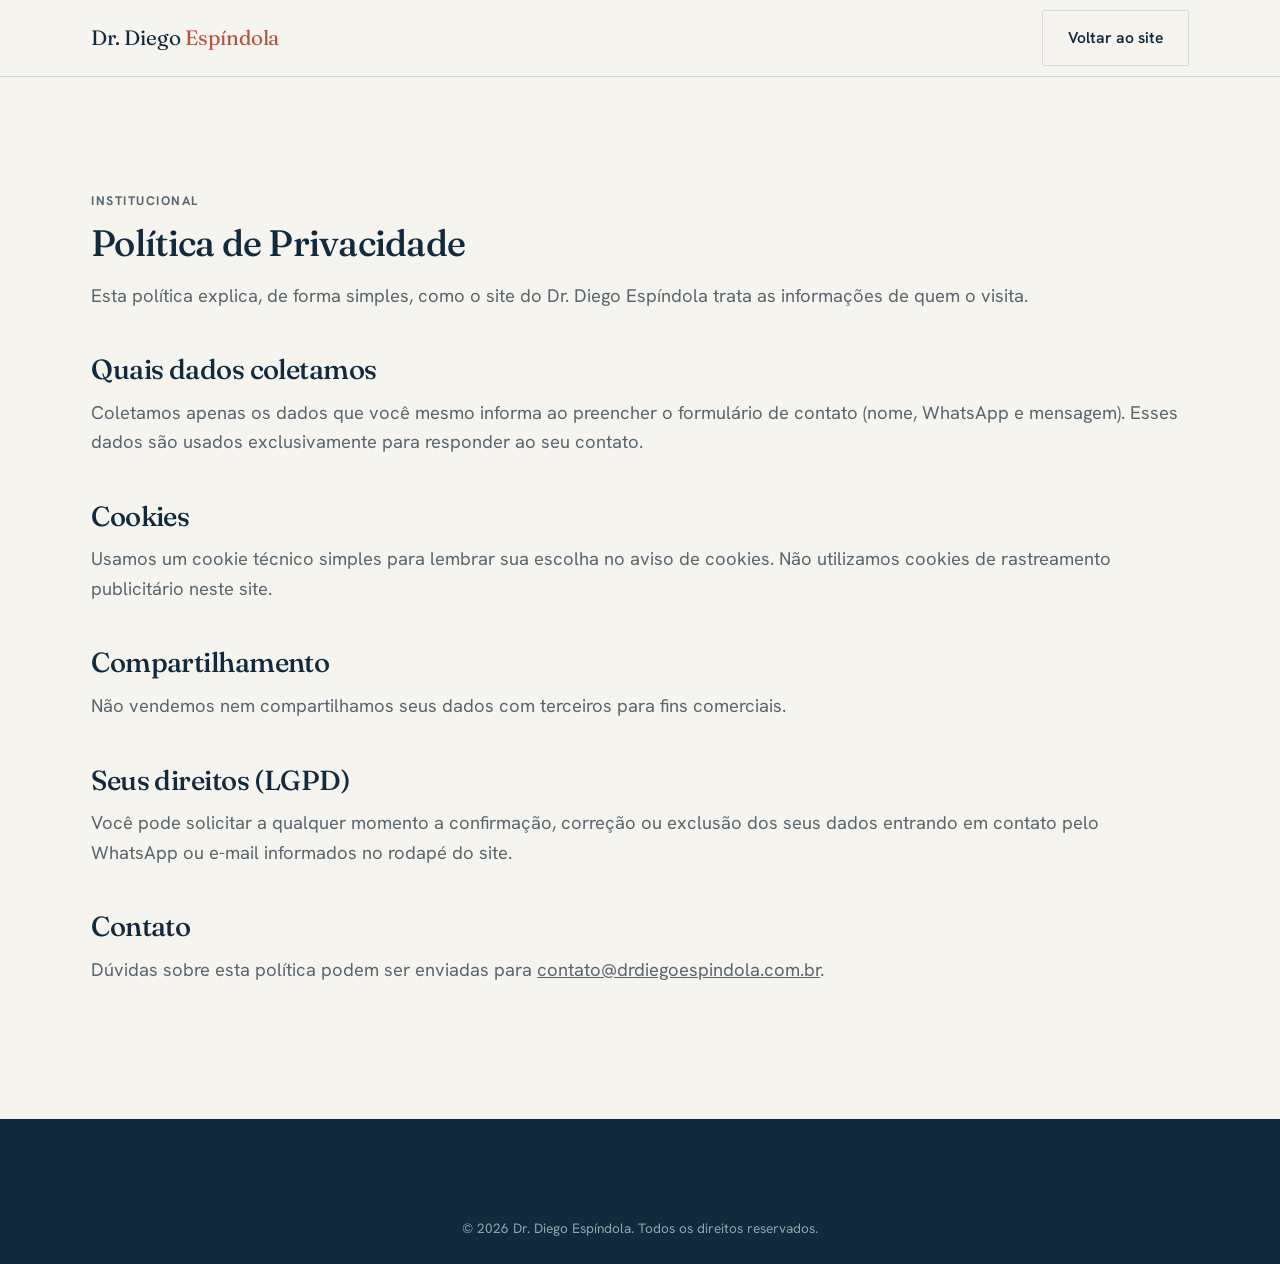
<file: politica-de-privacidade.html>
<!doctype html>
<html lang="pt-BR">
<head>
<meta charset="UTF-8">
<meta name="viewport" content="width=device-width, initial-scale=1.0">
<title>Política de Privacidade | Dr. Diego Espíndola</title>
<meta name="robots" content="noindex">
<link rel="icon" href='data:image/svg+xml,<svg xmlns="http://www.w3.org/2000/svg" viewBox="0 0 64 64"><rect width="64" height="64" rx="14" fill="%23122A3D"/><text x="50%25" y="58%25" font-size="34" font-family="Georgia,serif" fill="%23F4EFE6" text-anchor="middle">D</text></svg>'>
<link rel="preconnect" href="https://fonts.googleapis.com">
<link rel="preconnect" href="https://fonts.gstatic.com" crossorigin>
<link href="https://fonts.googleapis.com/css2?family=Fraunces:opsz,wght@9..144,400;9..144,500;9..144,600&family=Hanken+Grotesk:wght@400;500;600;700&display=swap" rel="stylesheet">
<link rel="stylesheet" href="assets/css/styles.css">
<style>
  .legal{ padding-block:var(--section-pad); }
  .legal h2{ margin-top:1.6em; }
  .legal p, .legal li{ color:var(--ink-2); }
  .legal ul{ list-style:disc; padding-left:1.4em; margin-bottom:1em; }
</style>
</head>
<body>
<header class="site-header"><div class="wrap header-inner">
  <a class="wordmark" href="index.html">Dr. Diego <span>Espíndola</span></a>
  <a class="btn btn-ghost" href="index.html">Voltar ao site</a>
</div></header>
<main class="wrap legal">
  <p class="eyebrow">Institucional</p>
  <h1>Política de Privacidade</h1>
  <p>Esta política explica, de forma simples, como o site do Dr. Diego Espíndola trata as informações
    de quem o visita. <!-- TROCAR: revisar este texto com um profissional jurídico antes de publicar --></p>

  <h2>Quais dados coletamos</h2>
  <p>Coletamos apenas os dados que você mesmo informa ao preencher o formulário de contato (nome, WhatsApp
    e mensagem). Esses dados são usados exclusivamente para responder ao seu contato.</p>

  <h2>Cookies</h2>
  <p>Usamos um cookie técnico simples para lembrar sua escolha no aviso de cookies. Não utilizamos cookies
    de rastreamento publicitário neste site.</p>

  <h2>Compartilhamento</h2>
  <p>Não vendemos nem compartilhamos seus dados com terceiros para fins comerciais.</p>

  <h2>Seus direitos (LGPD)</h2>
  <p>Você pode solicitar a qualquer momento a confirmação, correção ou exclusão dos seus dados entrando em
    contato pelo WhatsApp ou e-mail informados no rodapé do site.</p>

  <h2>Contato</h2>
  <p>Dúvidas sobre esta política podem ser enviadas para <!-- TROCAR: e-mail --><a href="mailto:contato@drdiegoespindola.com.br">contato@drdiegoespindola.com.br</a>.</p>
</main>
<footer class="site-footer">
  <p class="footer-bottom">© <span id="ano"></span> Dr. Diego Espíndola. Todos os direitos reservados.</p>
</footer>
<script>document.getElementById('ano').textContent = new Date().getFullYear();</script>
</body>
</html>
</file>
<file: assets/css/styles.css>
/* Dr. Diego Espíndola — Cirurgião Vascular · Maceió-AL */

:root{
  --paper: #F6F4EF;
  --paper-2: #EFEBE2;
  --ink: #17242E;
  --ink-2: #58666E;
  --navy: #122A3D;
  --navy-2: #1D3B52;
  --accent: #B5543A;
  --accent-2: #96432E;
  --line: rgba(23,36,46,.12);
  --white: #FCFBF8;

  --serif: 'Fraunces', Georgia, serif;
  --sans: 'Hanken Grotesk', -apple-system, sans-serif;

  --t-0: clamp(1.05rem, 1rem + .2vw, 1.15rem);
  --t-1: clamp(1.2rem, 1.1rem + .5vw, 1.4rem);
  --t-2: clamp(1.7rem, 1.4rem + 1.2vw, 2.4rem);
  --t-3: clamp(2.1rem, 1.5rem + 2vw, 3.1rem);
  --disp: clamp(2.6rem, 1.7rem + 4.2vw, 4.6rem);

  --container: 1200px;
  --pad: clamp(20px, 4vw, 64px);
  --section-pad: clamp(64px, 9vw, 140px);
}

*,*::before,*::after{ box-sizing:border-box; }
html{ scroll-behavior:smooth; overflow-x:hidden; max-width:100%; }
body{
  margin:0; background:var(--paper); color:var(--ink);
  font-family:var(--sans); font-size:var(--t-0); line-height:1.6;
  -webkit-font-smoothing:antialiased;
  overflow-x:hidden; max-width:100%; position:relative;
}
img{ display:block; max-width:100%; }
a{ color:inherit; }
h1,h2,h3,h4{ font-family:var(--serif); font-weight:500; line-height:1.08; letter-spacing:-.02em; margin:0 0 .5em; color:var(--navy); }
p{ margin:0 0 1em; }
ul{ margin:0; padding:0; list-style:none; }
.wrap{ max-width:var(--container); margin-inline:auto; padding-inline:var(--pad); }
.prose{ max-width:65ch; }

.skip-link{ position:absolute; left:-9999px; top:0; background:var(--navy); color:var(--white); padding:.75em 1.2em; z-index:200; }
.skip-link:focus{ left:1rem; top:1rem; }

:focus-visible{ outline:2px solid var(--accent); outline-offset:3px; }

/* ---------- reveal (Tier 0) ---------- */
.reveal{ opacity:1; transform:none; }
.js .reveal{ opacity:0; transform:none; }
@media (prefers-reduced-motion: reduce){
  *,*::before,*::after{ animation-duration:.01ms!important; animation-iteration-count:1!important; transition-duration:.01ms!important; scroll-behavior:auto!important; }
  .js .reveal{ opacity:1; transform:none; }
}

/* ---------- buttons ---------- */
.btn{
  display:inline-flex; align-items:center; justify-content:center; gap:.5em;
  padding:.9em 1.6em; border-radius:2px; font-weight:600; font-size:.98rem;
  text-decoration:none; border:1px solid transparent; cursor:pointer; transition:transform .25s ease, background .25s ease, color .25s ease, border-color .25s ease;
}
.btn-primary{ background:var(--accent); color:var(--white); }
.btn-primary:hover{ background:var(--accent-2); transform:translateY(-2px); }
.btn-ghost{ background:transparent; color:var(--navy); border-color:var(--line); }
.btn-ghost:hover{ border-color:var(--navy); }
.btn-outline{ background:transparent; color:var(--navy); border-color:var(--navy); }
.btn-outline:hover{ background:var(--navy); color:var(--white); }
.btn-block{ width:100%; }

.eyebrow{
  font-family:var(--sans); text-transform:uppercase; letter-spacing:.12em; font-size:.78rem;
  font-weight:700; color:var(--accent); margin-bottom:.9em;
}
.section-lede{ max-width:60ch; color:var(--ink-2); font-size:var(--t-1); }

/* ---------- header ---------- */
.site-header{
  position:sticky; top:0; z-index:80; background:rgba(246,244,239,.86); backdrop-filter:blur(10px);
  border-bottom:1px solid var(--line);
}
.header-inner{ display:flex; align-items:center; justify-content:space-between; height:76px; }
.wordmark{ font-family:var(--serif); font-size:1.3rem; color:var(--navy); text-decoration:none; letter-spacing:-.01em; }
.wordmark span{ color:var(--accent); }
.wordmark--footer{ font-size:1.5rem; margin-bottom:.4em; color:var(--white); }

.nav{ display:flex; align-items:center; }
.nav-menu{ display:flex; align-items:center; gap:clamp(1rem,2vw,2.2rem); }
.nav-link{ text-decoration:none; font-weight:600; font-size:.96rem; color:var(--ink); position:relative; padding:.3em 0; }
.nav-link::after{ content:''; position:absolute; left:0; right:100%; bottom:-2px; height:2px; background:var(--accent); transition:right .25s ease; }
.nav-link:hover::after, .nav-link.active::after{ right:0; }
.nav-cta{ background:var(--navy); color:var(--white); padding:.65em 1.3em; border-radius:2px; }
.nav-cta::after{ display:none; }
.nav-cta:hover{ background:var(--navy-2); }

.nav-toggle{ display:none; flex-direction:column; gap:5px; background:none; border:0; padding:.5em; cursor:pointer; }
.nav-toggle span{ width:24px; height:2px; background:var(--navy); display:block; }

section[id]{ scroll-margin-top:88px; }

/* ---------- hero ---------- */
.hero{ padding-top:clamp(56px,8vw,96px); padding-bottom:clamp(56px,8vw,96px); }
.hero-grid{ display:grid; grid-template-columns:1.05fr .95fr; gap:clamp(2rem,5vw,4rem); align-items:center; }
.hero-grid > *{ min-width:0; }
.hero h1{ font-size:var(--disp); margin-bottom:.4em; }
.hero-lede{ font-size:var(--t-1); color:var(--ink-2); max-width:52ch; }
.hero-actions{ display:flex; flex-wrap:wrap; gap:1rem; margin:1.6em 0 1.4em; }
.hero-crm{ font-size:.88rem; letter-spacing:.04em; color:var(--ink-2); text-transform:uppercase; }
.hero-media img{ width:100%; height:auto; aspect-ratio:4/5; object-fit:cover; border-radius:4px; }

/* ---------- trust bar ---------- */
.trust-bar{ background:var(--navy); color:var(--white); padding-block:clamp(28px,4vw,44px); }
.trust-inner{ display:grid; grid-template-columns:repeat(3,1fr); gap:1.5rem; text-align:center; }
.trust-item{ display:flex; flex-direction:column; gap:.35em; }
.trust-num{ font-family:var(--serif); font-size:var(--t-1); }
.trust-label{ font-size:.85rem; color:#C9D2D8; }

/* ---------- especialidades (bento) ---------- */
.especialidades{ padding-block:var(--section-pad); }
.esp-grid{
  display:grid; grid-template-columns:repeat(3,1fr); gap:clamp(1rem,2vw,1.6rem); margin-top:clamp(2rem,4vw,3.2rem);
}
.esp-card{
  background:var(--white); border:1px solid var(--line); border-radius:4px; padding:clamp(1.6rem,2.4vw,2.2rem);
}
.esp-card--lg{ grid-column:span 2; grid-row:span 1; background:var(--navy); color:var(--white); }
.esp-card--lg h3, .esp-card--lg svg{ color:var(--white); }
.esp-card--lg p{ color:#C9D2D8; }
.esp-card svg{ width:34px; height:34px; color:var(--accent); margin-bottom:1em; }
.esp-card h3{ font-size:1.25rem; margin-bottom:.4em; }
.esp-card p{ color:var(--ink-2); margin:0; font-size:.98rem; }

/* ---------- exame / editorial split ---------- */
.exame{ padding-block:var(--section-pad); background:var(--paper-2); }
.exame-grid{ display:grid; grid-template-columns:.85fr 1.15fr; gap:clamp(2rem,5vw,4rem); align-items:center; }
.exame-grid > *{ min-width:0; }
.exame-media img{ width:100%; height:auto; aspect-ratio:4/5; object-fit:cover; border-radius:4px; }
.check-list{ margin-top:1.2em; display:flex; flex-direction:column; gap:.8em; }
.check-list li{ position:relative; padding-left:1.8em; color:var(--ink-2); }
.check-list li::before{ content:''; position:absolute; left:0; top:.45em; width:9px; height:9px; border-radius:50%; background:var(--accent); }

/* ---------- sobre ---------- */
.sobre{ padding-block:var(--section-pad); }
.sobre-grid{ display:grid; grid-template-columns:.8fr 1.2fr; gap:clamp(2rem,5vw,4rem); align-items:center; }
.sobre-grid > *{ min-width:0; }
.sobre-media img{ width:100%; height:auto; aspect-ratio:4/5; object-fit:cover; border-radius:4px; }
.sobre-crm{ color:var(--accent); font-weight:600; letter-spacing:.02em; margin-bottom:1em; }
.sobre-copy p:not(.sobre-crm){ color:var(--ink-2); max-width:60ch; }

/* ---------- depoimentos ---------- */
.depoimentos{ padding-block:var(--section-pad); background:var(--navy); color:var(--white); }
.depoimentos .eyebrow{ color:#E3A88F; }
.depoimentos h2{ color:var(--white); }
.dep-grid{ display:grid; grid-template-columns:repeat(3,1fr); gap:1.5rem; margin-top:2.4rem; }
.dep-card{ background:rgba(255,255,255,.06); border:1px solid rgba(255,255,255,.14); border-radius:4px; padding:1.8rem; margin:0; }
.dep-card blockquote{ margin:0 0 1.2em; font-size:1.05rem; line-height:1.55; }
.dep-card figcaption{ display:flex; align-items:center; gap:.7em; font-size:.85rem; color:#C9D2D8; }
.dep-avatar{ width:34px; height:34px; border-radius:50%; background:var(--accent); color:var(--white); display:grid; place-items:center; font-weight:700; font-size:.8rem; flex:none; }

/* ---------- localização ---------- */
.localizacao{ padding-block:var(--section-pad); }
.loc-grid{ display:grid; grid-template-columns:1fr 1.15fr; gap:clamp(2rem,5vw,4rem); align-items:center; }
.loc-grid > *{ min-width:0; }
.loc-addr{ font-size:1.05rem; color:var(--ink-2); }
.loc-hours{ color:var(--ink-2); margin-bottom:1.6em; }
.loc-map{ background:var(--paper-2); border-radius:4px; overflow:hidden; aspect-ratio:4/3; }
.loc-map iframe{ width:100%; height:100%; border:0; display:block; }

/* ---------- contato ---------- */
.contato{ padding-block:var(--section-pad); background:var(--paper-2); }
.contato-grid{ display:grid; grid-template-columns:1fr 1fr; gap:clamp(2rem,5vw,4rem); align-items:start; }
.contato-grid > *{ min-width:0; }
.field input, .field textarea{ width:100%; min-width:0; }
.contato-copy p{ color:var(--ink-2); max-width:50ch; }
.contato-img{ width:100%; height:auto; aspect-ratio:3/2; object-fit:cover; border-radius:4px; margin-top:1.6em; }
.contato-form{ background:var(--white); border:1px solid var(--line); border-radius:4px; padding:clamp(1.6rem,3vw,2.4rem); display:flex; flex-direction:column; gap:1.2rem; }
.field{ display:flex; flex-direction:column; gap:.4em; }
.field label{ font-weight:600; font-size:.92rem; }
.field input, .field textarea{
  font:inherit; padding:.8em 1em; border:1px solid var(--line); border-radius:2px; background:var(--paper);
  color:var(--ink); resize:vertical;
}
.field input:focus, .field textarea:focus{ outline:2px solid var(--accent); outline-offset:1px; border-color:var(--accent); }
.form-error{ color:var(--accent-2); font-size:.9rem; margin:0; }

/* ---------- footer ---------- */
.site-footer{ background:var(--navy); color:#C9D2D8; padding-block:clamp(48px,6vw,80px) 24px; }
.footer-grid{ display:grid; grid-template-columns:1.3fr 1fr 1fr 1fr; gap:2rem; padding-bottom:2.4rem; border-bottom:1px solid rgba(255,255,255,.14); }
.footer-heading{ color:var(--white); font-weight:700; font-size:.85rem; text-transform:uppercase; letter-spacing:.08em; margin-bottom:.8em; }
.footer-grid a{ text-decoration:none; }
.footer-grid a:hover{ color:var(--white); }
.footer-bottom{ text-align:center; font-size:.85rem; padding-top:1.4rem; margin:0; color:#93A3AC; }

/* ---------- whatsapp float ---------- */
.wa-float{
  position:fixed; right:1.25rem; bottom:1.25rem; width:56px; height:56px; border-radius:50%;
  background:#25D366; display:grid; place-items:center; color:#fff; z-index:90; box-shadow:0 8px 24px rgba(0,0,0,.22);
  text-decoration:none;
}
@media (prefers-reduced-motion: no-preference){
  .wa-float{ animation: wa-pulse 2.4s ease-out infinite; }
}
@keyframes wa-pulse{ 0%{box-shadow:0 0 0 0 rgba(37,211,102,.5)} 100%{box-shadow:0 0 0 18px rgba(37,211,102,0)} }

/* ---------- cookie bar ---------- */
#cookie-bar{
  position:fixed; left:1rem; right:1rem; bottom:1rem; max-width:640px; margin-inline:auto;
  background:var(--white); border:1px solid var(--line); border-radius:6px; padding:1.2rem 1.4rem;
  box-shadow:0 12px 32px rgba(0,0,0,.18); z-index:95; display:flex; flex-wrap:wrap; align-items:center; justify-content:space-between; gap:1rem;
}
#cookie-bar[hidden]{ display:none !important; }
#cookie-bar p{ margin:0; font-size:.9rem; flex:1 1 260px; }
.cookie-actions{ display:flex; gap:.6rem; flex:none; }
.cookie-actions .btn{ padding:.6em 1.1em; font-size:.88rem; }

/* ---------- responsive ---------- */
@media (max-width: 900px){
  .nav-toggle{ display:flex; }
  .nav-menu{
    position:fixed; inset:76px 0 0 0; background:var(--paper); flex-direction:column; align-items:flex-start;
    padding:2rem var(--pad); gap:1.4rem; transform:translateX(100%); transition:transform .3s ease; overflow-y:auto;
  }
  .nav-menu.is-open{ transform:translateX(0); }
  .nav-cta{ width:100%; text-align:center; }

  .hero-grid, .exame-grid, .sobre-grid, .loc-grid, .contato-grid{ grid-template-columns:1fr; }
  .exame-media, .sobre-media{ order:-1; }
  .esp-grid{ grid-template-columns:1fr 1fr; }
  .esp-card--lg{ grid-column:span 2; }
  .trust-inner{ grid-template-columns:1fr; text-align:left; }
  .dep-grid{ grid-template-columns:1fr; }
  .footer-grid{ grid-template-columns:1fr 1fr; }
}
@media (max-width: 560px){
  .esp-grid{ grid-template-columns:1fr; }
  .esp-card--lg{ grid-column:span 1; }
  .footer-grid{ grid-template-columns:1fr; }
}
</file>
